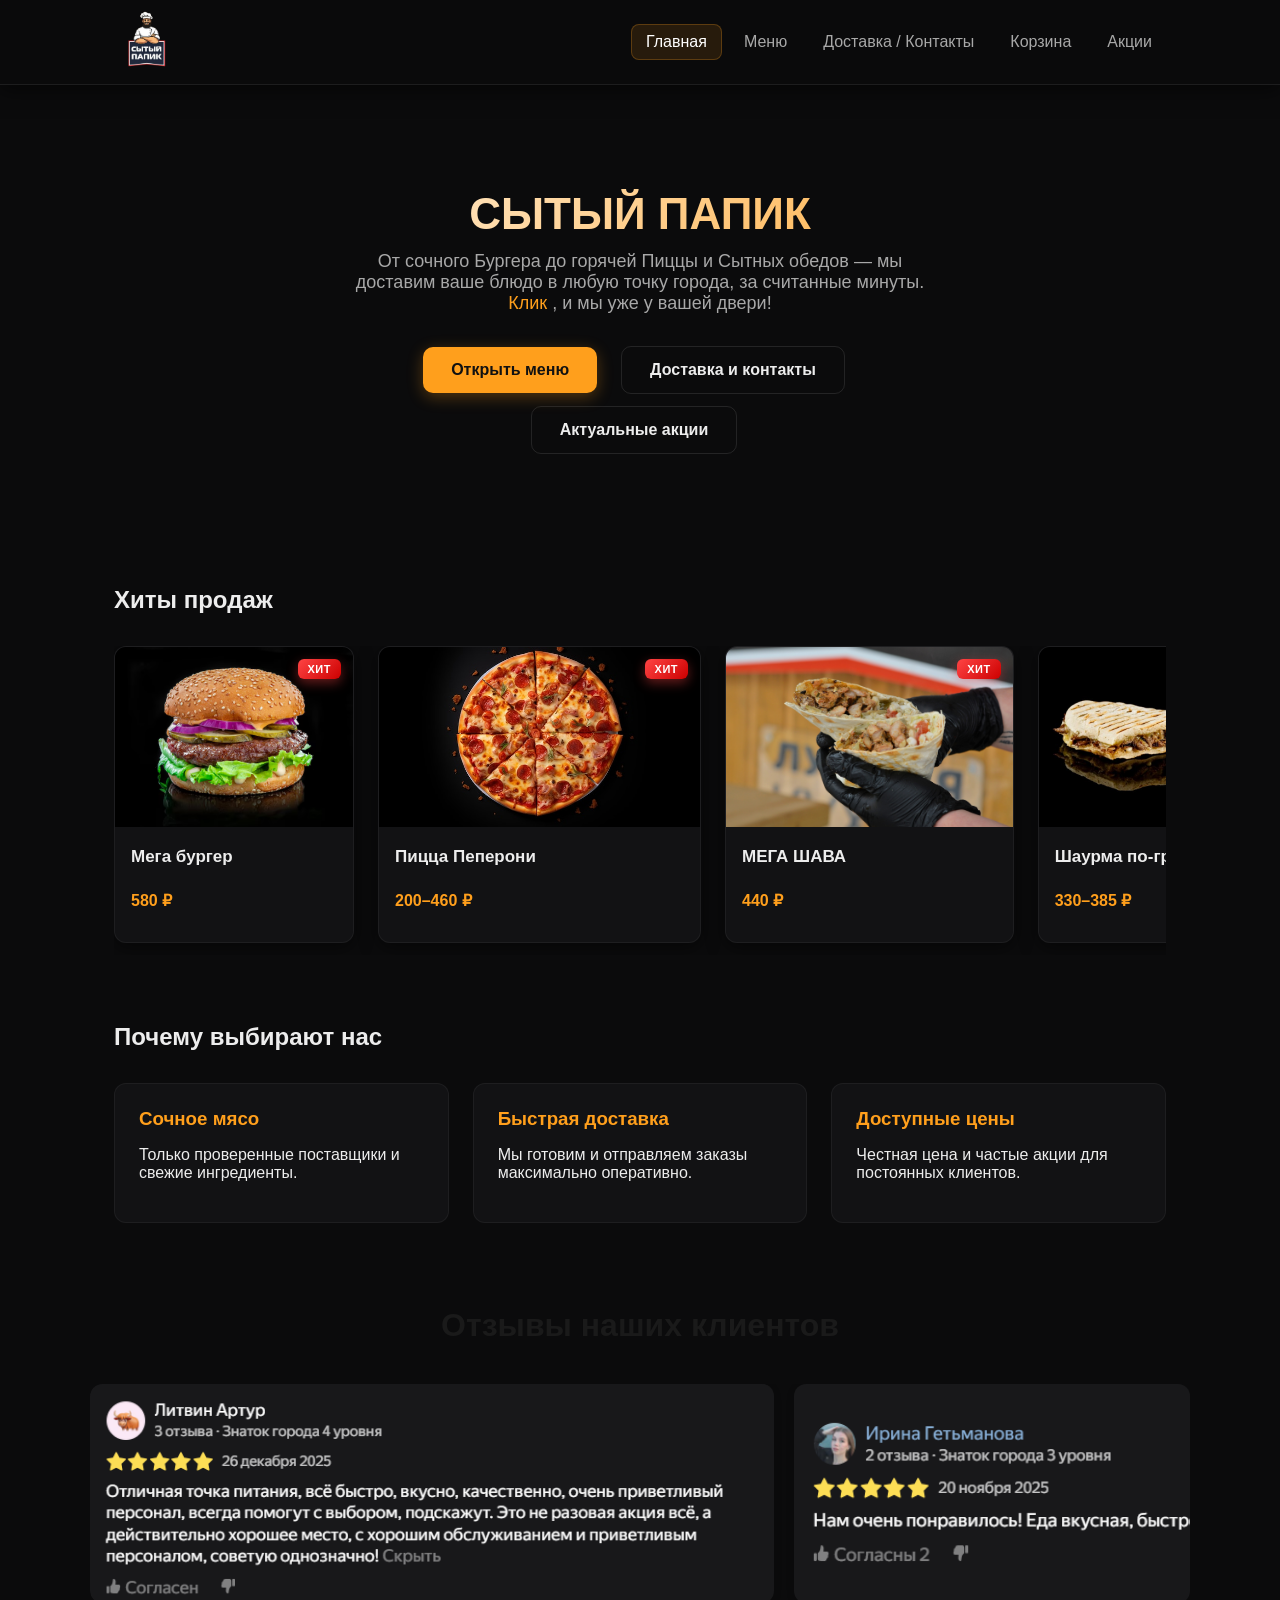
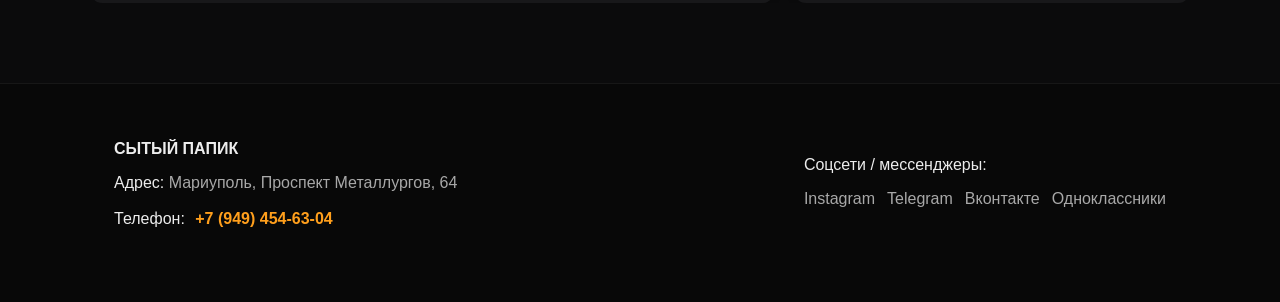
<file: index.html>
<!doctype html>
<html lang="ru">
<head>
  <meta charset="utf-8" />
  
  <meta name="viewport" content="width=device-width, initial-scale=1, viewport-fit=cover">
  <title>СЫТЫЙ ПАПИК — Главная</title>
  <link rel="stylesheet" href="css/styles.css?v=10">
  <link rel="stylesheet" href="css/phoneCopy.css?v=10">
  <link rel="stylesheet" href="css/click-span.css?v=10">
  <link rel="stylesheet" href="css/hit.css?v=11">
  <link rel="stylesheet" href="css/reviews.css?v=10">
  <link rel="icon" href="images/logo-placeholder.png" type="image/png">
</head>
<div id="copyToast" class="copy-toast">
  Номер скопирован
</div>

<body>
  <header class="site-header">
    <div class="container header-inner">
      <div class="logo">
        <a href="index.html"><img src="images/logo-placeholder.png" alt="СЫТЫЙ ПАПИК" class="logo-img"></a>
      </div>
      <nav class="nav" id="nav">
        <a href="index.html" class="nav-link active">Главная</a>
        <a href="menu.html" class="nav-link">Меню</a>
        <a href="delivery.html" class="nav-link">Доставка / Контакты</a>
        <a href="cart.html" class="nav-link">Корзина</a>
        <a href="promotions.html" class="nav-link">Акции</a>
      </nav>
      <button class="burger" id="burger" aria-label="Открыть меню">☰</button>
    </div>
  </header>

  <main>
    <section class="hero">
      <div class="container hero-inner">
        <h1>СЫТЫЙ ПАПИК</h1>
        <p class="lead">От сочного Бургера до горячей Пиццы и Сытных обедов — мы доставим ваше блюдо в любую точку города, за считанные минуты. <a href="delivery.html" class="Click-span">Клик </a>, и мы уже у вашей двери!</p>
        <div class="hero-actions">
          <a class="btn" href="menu.html">Открыть меню</a>
          <a class="btn btn-ghost" href="delivery.html">Доставка и контакты</a>
        </div>
        <div class="hero-actions" style="margin-top:12px;">
          <a class="btn btn-ghost" href="promotions.html"> Актуальные акции </a>
        </div>
      </div>
    </section>

    <section class="gallery container">
      <h2>Хиты продаж</h2>
      <div class="hit-products-scroll">
        <div class="cards-grid cards-grid-scroll" id="popularItems">
          <!-- Динамически загружается из menu-cards.js -->
        </div>
      </div>
    </section>

    <section class="about container">
      <h2>Почему выбирают нас</h2>
      <div class="features">
        
        <a class="feature" href ="menu.html" >
          <h3>Сочное мясо</h3>
          <p>Только проверенные поставщики и свежие ингредиенты.</p>
        </a>
        <a class="feature" href ="delivery.html">
          <h3>Быстрая доставка</h3>
          <p>Мы готовим и отправляем заказы максимально оперативно.</p>
        </a>
        <a class="feature" href ="menu.html">
          <h3>Доступные цены</h3>
          <p>Честная цена и частые акции для постоянных клиентов.</p>
        </a>
      </div>
    </section>

    <section class="reviews-section container">
      <h2>Отзывы наших клиентов</h2>
      <div class="reviews-carousel-container">
        <div class="reviews-carousel" id="reviewsCarousel">
          <!-- Отзыв 1 -->
          <div class="review-card">
            <img src="images/review1.png" alt="Отзыв клиента" class="review-image">
          </div>

          <!-- Отзыв 2 -->
          <div class="review-card">
            <img src="images/review2.png" alt="Отзыв клиента" class="review-image">
          </div>

          <!-- Отзыв 3 -->
          <div class="review-card">
            <img src="images/review3.png" alt="Отзыв клиента" class="review-image">
          </div>

          <!-- Отзыв 4 -->
          <div class="review-card">
            <img src="images/review4.png" alt="Отзыв клиента" class="review-image">
          </div>

        
          <!-- <div class="review-card">
            <img src="images/review-5.jpg" alt="Отзыв клиента" class="review-image">
          </div>

          
          <div class="review-card">
            <img src="images/review-6.jpg" alt="Отзыв клиента" class="review-image">
          </div> -->
        </div>
      </div>
    </section>
  </main>

  <footer class="site-footer">
    <div class="container footer-inner">
      <div>
        <strong>СЫТЫЙ ПАПИК</strong>
        <p>Адрес: <span class="placeholder">Мариуполь, Проспект Металлургов, 64</span></p>
          <p>
  Телефон:
  <span class="phone-copy" data-phone="+79494546304">
    +7 (949) 454-63-04
  </span>
</p>



      </div>
      <div>
        <p>Соцсети / мессенджеры:</p>
        <ul class="socials">
          <li><a href="https://www.instagram.com/sitipapik/" class="placeholder-link">Instagram</a></li>
          <li><a href="https://t.me/sitipapik" class="placeholder-link">Telegram</a></li>
          <li><a href="https://vk.com/sitipapik" class="placeholder-link">Вконтакте</a></li>
          <li><a href="https://ok.ru/group/70000040995384" class="placeholder-link">Одноклассники</a></li>
        </ul>
        
      </div>
    </div>
  </footer>

  <script src="js/menu-cards.js?v=10"></script>
  <script>
    // Бесшовная карусель отзывов
    document.addEventListener('DOMContentLoaded', () => {
      const carousel = document.getElementById('reviewsCarousel');
      if (carousel) {
        const cards = Array.from(carousel.querySelectorAll('.review-card'));
        const cardsCount = cards.length;
        
        // Клонируем все карточки дважды для идеального зацикливания
        for (let i = 0; i < cardsCount * 3; i++) {
          const clone = cards[i % cardsCount].cloneNode(true);
          carousel.appendChild(clone);
        }
      }

      const container = document.getElementById('popularItems');
      
      // Фильтруем только товары с isHit: true
      const hitItems = MENU_ITEMS.filter(item => item.isHit);
      
      // Если хитов нет, показываем первые 4 товара
      const itemsToShow = hitItems.length > 0 ? hitItems : MENU_ITEMS.slice(0, 4);
      
      container.innerHTML = itemsToShow.map(item => {
        // Определяем отображение цены
        let priceDisplay = '';
        if (item.sizes && item.sizes.length > 1) {
          const prices = item.sizes.map(s => s.price);
          priceDisplay = `${Math.min(...prices)}–${Math.max(...prices)} ₽`;
        } else if (item.sizes && item.sizes.length === 1) {
          priceDisplay = `${item.sizes[0].price} ₽`;
        } else {
          priceDisplay = `${item.price} ₽`;
        }
        
        return `
          <article class="card">
            <a href="product.html?id=${item.id}">
              ${item.isHit ? '<span class="hit-badge-small">ХИТ</span>' : ''}
              <img src="${item.img}" alt="${item.title}" />
            </a>
            <div class="card-body">
              <h4>${item.title}</h4>
              <p class="price">${priceDisplay}</p>
            </div>
          </article>
        `;
      }).join('');
    });
  </script>
  <script src="js/script.js?v=10"></script>
  <script src="js/phoneCopy.js?v=10"></script>
</body>
</html>
</file>
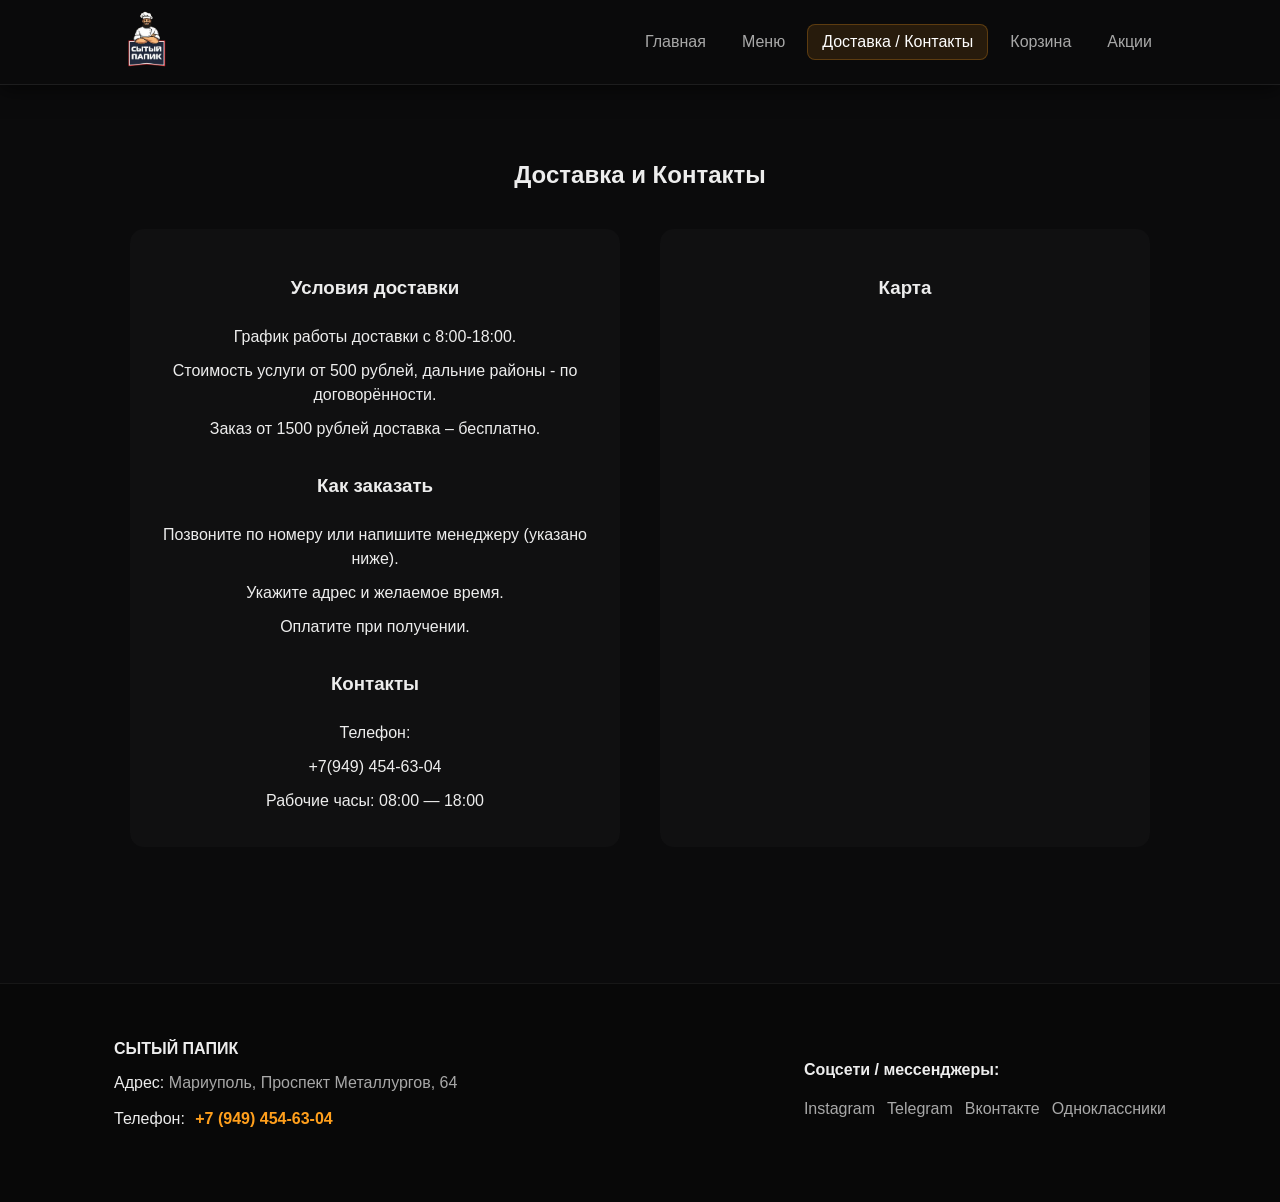
<file: delivery.html>
<!doctype html>
<html lang="ru">
<head>
  
  <meta charset="utf-8" />
  <meta name="viewport" content="width=device-width,initial-scale=1" />
  <title>СЫТЫЙ ПАПИК — Доставка и Контакты</title>
  <link rel="stylesheet" href="css/styles.css?v=10">
  <link rel="stylesheet" href="css/deliveryMedia.css?v=10">
  <link rel="stylesheet" href="css/phoneCopy.css?v=10">
  <link rel="icon" href="images/logo-placeholder.png" type="image/png">

</head>
<div id="copyToast" class="copy-toast">
  Номер скопирован
</div>
<body>
  <header class="site-header">
    <div class="container header-inner">
      <div class="logo">
        <a href="index.html"><img src="images/logo-placeholder.png" alt="СЫТЫЙ ПАПИК" class="logo-img"></a>
      </div>
      <nav class="nav" id="nav3">
        <a href="index.html" class="nav-link">Главная</a>
        <a href="menu.html" class="nav-link">Меню</a>
        <a href="delivery.html" class="nav-link active">Доставка / Контакты</a>
        <a href="cart.html" class="nav-link">Корзина</a>
        <a href="promotions.html" class="nav-link">Акции</a>
      </nav>
      <button class="burger" id="burger3" aria-label="Открыть меню">☰</button>
    </div>
  </header>

  <main class="container">
    <section class="contact-section">
      <h1>Доставка и Контакты</h1>
      <div class="two-col">
        <div>
          <h3>Условия доставки</h3>
          <ul>
            <li>График работы доставки с 8:00-18:00.</li>
            <li>Стоимость услуги от 500 рублей, дальние районы - по договорённости.</li>
            <li>Заказ от 1500 рублей доставка   –   бесплатно.</li>
          </ul>

          <h3>Как заказать</h3>
          <ol>
            <li>Позвоните по номеру или напишите менеджеру (указано ниже).</li>
            <li>Укажите адрес и желаемое время.</li>
            <li>Оплатите при получении.</li>
          </ol>

          <h3>Контакты</h3>
          <ol>
          <li>Телефон:</li>
          <p>+7(949) 454-63-04</p>
          
          <li>Рабочие часы: 08:00 — 18:00</li>
          </ol>

        </div>

        <div>
          <h3>Карта</h3>
          <!-- <p class="muted"><a href="https://yandex.ru/maps/-/CLVHzRKe">Наше местоположение</a></p> -->
          <div class="map-wrapper">
          <script
            type="text/javascript"
            charset="utf-8"
            async
            src="https://api-maps.yandex.ru/services/constructor/1.0/js/?um=constructor%3A6f2df73ea01115c62a09426a8bf8f58079afab9c114d41e25f11c1f9b71b871f&width=100%&height=350&lang=ru_RU&theme=dark&scroll=true">
          </script>
        </div>

          <!-- <h3>Зачастую задаваемые вопросы</h3>
          <p class="muted">Скоро здесь они будут.</p> -->
        </div>
      </div>
    </section>
  </main>

  <footer class="site-footer">
    <div class="container footer-inner">
      <div>
        <strong>СЫТЫЙ ПАПИК</strong>
        <p>Адрес: <span class="placeholder">Мариуполь, Проспект Металлургов, 64</span></p>
        Телефон:
  <span class="phone-copy" data-phone="+79494546304">
    +7 (949) 454-63-04
  </span>
</p>



      </div>
      <div>
        <p><h4>Соцсети / мессенджеры:</h4></p>
        <ul class="socials">
          <li><a href="https://www.instagram.com/sitipapik/" class="placeholder-link">Instagram</a></li>
          <li><a href="https://t.me/sitipapik" class="placeholder-link">Telegram</a></li>
          <li><a href="https://vk.com/sitipapik" class="placeholder-link">Вконтакте</a></li>
          <li><a href="https://ok.ru/group/70000040995384" class="placeholder-link">Одноклассники</a></li>
        </ul>
      </div>
    </div>
  </footer>

  <script src="js/script.js?v=10"></script>
  <script src="js/phoneCopy.js?v=10"></script>
</body>
</html>
</file>
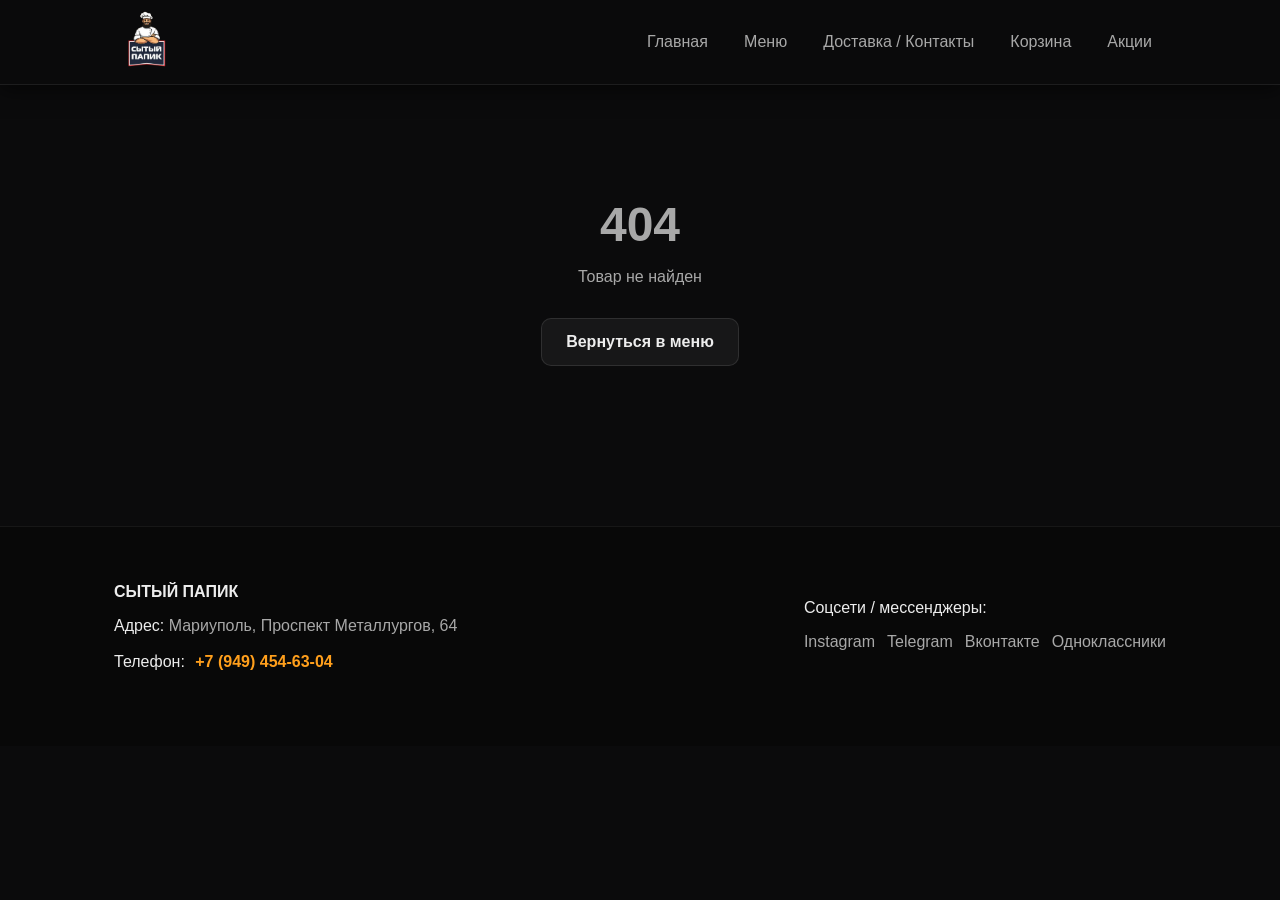
<file: product.html>
<!doctype html>
<html lang="ru">
<head>
  <meta charset="utf-8" />
  <meta name="viewport" content="width=device-width,initial-scale=1" />
  <title id="pageTitle">Товар — СЫТЫЙ ПАПИК</title>
  <link rel="stylesheet" href="css/styles.css?v=10">
  <link rel="stylesheet" href="css/phoneCopy.css?v=10">
  <link rel="stylesheet" href="css/sauce.css?v=10">
   <link rel="stylesheet" href="css/drink.css?v=10">
   <link rel="icon" href="images/logo-placeholder.png" type="image/png">
</head>
<div id="copyToast" class="copy-toast">
  Номер скопирован
</div>
<body>
  <header class="site-header">
    <div class="container header-inner">
      <div class="logo">
        <a href="index.html"><img src="images/logo-placeholder.png" alt="СЫТЫЙ ПАПИК" class="logo-img"></a>
      </div>
      <nav class="nav" id="nav">
        <a href="index.html" class="nav-link">Главная</a>
        <a href="menu.html" class="nav-link">Меню</a>
        <a href="delivery.html" class="nav-link">Доставка / Контакты</a>
        <a href="cart.html" class="nav-link">Корзина</a>
        <a href="promotions.html" class="nav-link">Акции</a>

      </nav>
      <button class="burger" id="burger" aria-label="Открыть меню">☰</button>
    </div>
  </header>

  <main id="productMain">
    <!-- Контент загружается через JS -->
  </main>

  <!-- Модальное окно для видео -->
  <div id="videoModal" class="video-modal">
    <div class="video-modal-content">
      <button class="video-modal-close" onclick="closeVideoModal()">×</button>
      <video id="modalVideo" controls playsinline>
        <source id="modalVideoSource" src="" type="video/mp4">
        Ваш браузер не поддерживает воспроизведение видео.
      </video>
    </div>
  </div>

  <footer class="site-footer">
    <div class="container footer-inner">
      <div>
        <strong>СЫТЫЙ ПАПИК</strong>
        <p>Адрес: <span class="placeholder">Мариуполь, Проспект Металлургов, 64</span></p>
         <p>
  Телефон:
  <span class="phone-copy" data-phone="+79494546304">
    +7 (949) 454-63-04
  </span>
</p>


      </div>
      <div>
        <p>Соцсети / мессенджеры:</p>
        <ul class="socials">
          <li><a href="https://www.instagram.com/sitipapik/" class="placeholder-link">Instagram</a></li>
          <li><a href="https://t.me/sitipapik" class="placeholder-link">Telegram</a></li>
          <li><a href="https://vk.com/sitipapik" class="placeholder-link">Вконтакте</a></li>
          <li><a href="https://ok.ru/group/70000040995384" class="placeholder-link">Одноклассники</a></li>
        </ul>
      </div>
    </div>
  </footer>

  <script src="js/menu-cards.js?v=10"></script>
  <script src="js/cart.js?v=10"></script>
  <script>
    // Получаем ID товара из URL
    const urlParams = new URLSearchParams(window.location.search);
    const productId = urlParams.get('id');

    // Словарь категорий для отображения
    const categoryNames = {
      'shawarma': 'Шаурма',
      'bludo': 'Блюда',
      'panini': 'Панини',
      'drinks': 'Напитки',
      'noodles': 'Лапша',
      'dinner': 'Обеды',
      'burgers': 'Бургеры',
      'pizza': 'Пицца',
      'soups': 'Супы',
      'snacks': 'Закуски',
      'chebureks': 'Чебуреки'
    };

    // Находим товар в массиве
    const product = MENU_ITEMS.find(item => item.id === productId);

    if (product) {
      // Обновляем title страницы
      document.getElementById('pageTitle').textContent = `${product.title} — СЫТЫЙ ПАПИК`;

      // Формируем HTML товара
      const categoryLabel = categoryNames[product.category] || 'Другое';
      
      // Определяем, есть ли размеры
      let sizeSelector = '';
      let selectedPrice = product.price;
      let selectedSize = null;
      
      if (product.sizes && product.sizes.length > 1) {
        selectedPrice = product.sizes[0].price;
        selectedSize = product.sizes[0].name;
        
        sizeSelector = `
          <div class="product-sizes">
            <label>Выберите размер:</label>
            <div class="size-buttons">
              ${product.sizes.map((size, index) => `
                <button class="size-button ${index === 0 ? 'active' : ''}" 
                        data-price="${size.price}" 
                        data-size="${size.name}"
                        onclick="selectSize(this, ${size.price}, '${size.name}')">
                  ${size.name} — ${size.price} ₽
                </button>
              `).join('')}
            </div>
          </div>
        `;
      } else if (product.sizes && product.sizes.length === 1) {
        selectedPrice = product.sizes[0].price;
        selectedSize = product.sizes[0].name;
      }

      // --- ЛОГИКА СТАРОЙ ЦЕНЫ ---
      const oldPriceHtml = product.noneDiscount 
        ? `<span class="price-old-detail">${product.noneDiscount} ₽</span>` 
        : '';

      // --- ЛОГИКА ВИДЕО (кнопка) ---
      const videoButtonHtml = product.video 
        ? `<button class="btn-video" onclick="openVideoModal()">
             <svg viewBox="0 0 24 24" fill="currentColor">
               <path d="M8 5v14l11-7z"/>
             </svg>
             Посмотреть видео
           </button>` 
        : '';
      
      document.getElementById('productMain').innerHTML = `
        <div class="product-container">
          <div class="product-layout">
            <div class="product-image">
              <img src="${product.img}" alt="${product.title}">
              <div class="image-note">
    Изображения, представленные на страницах товара, носят исключительно ознакомительный характер и служат для демонстрации концепции продукта. Фактический внешний вид изделия может варьироваться.
  </div>
            </div>
            <div class="product-info">
              <a href="menu.html?category=${product.category}" class="product-category">${categoryLabel}</a>

              <h1>${product.title}</h1>
              <p class="product-desc">${product.desc}</p>
              ${sizeSelector}
              
              <div class="price-container">
                ${oldPriceHtml}
                <div class="product-price" id="currentPrice">${selectedPrice} ₽</div>
              </div>

              <div class="product-actions">
  <a href="menu.html" class="btn-back">
    <svg width="16" height="16" viewBox="0 0 16 16" fill="currentColor">
      <path d="M8 0L0 8l8 8V0z"/>
    </svg>
    Назад к меню
  </a>

  <button class="btn-add-to-cart" onclick="addProductToCart()">
    Добавить в корзину
  </button>

  ${videoButtonHtml}
</div>

            </div>
          </div>
        </div>
      `;
      
      // Сохраняем данные для добавления в корзину
      window.currentProduct = {
        ...product,
        selectedPrice: selectedPrice,
        selectedSize: selectedSize
      };
    }
    else {
      // Товар не найден
      document.getElementById('productMain').innerHTML = `
        <div class="not-found">
          <h1>404</h1>
          <p>Товар не найден</p>
          <a href="menu.html" class="btn-back">Вернуться в меню</a>
        </div>
      `;
    }

    // Функция выбора размера
    function selectSize(button, price, sizeName) {
      // Обновляем активную кнопку
      document.querySelectorAll('.size-button').forEach(btn => {
        btn.classList.remove('active');
      });
      button.classList.add('active');
      
      // Обновляем цену
      document.getElementById('currentPrice').textContent = price + ' ₽';
      
      // Сохраняем выбранные данные
      window.currentProduct.selectedPrice = price;
      window.currentProduct.selectedSize = sizeName;
    }

    // Функция добавления в корзину
    function addProductToCart() {
      if (!product) return;
      
      addToCart(
        window.currentProduct.id, 
        window.currentProduct.title, 
        window.currentProduct.selectedPrice, 
        window.currentProduct.img,
        window.currentProduct.selectedSize
      );

      // Предлагаем добавки только для шаурмы
      if (product.isShawerma) {
        maybeOfferShawerma(product.id);
      }

      const btn = document.querySelector('.btn-add-to-cart');
      const originalText = btn.textContent;
      
      btn.textContent = '✓ Добавлено в корзину';
      btn.style.background = '#28a745';
      
      setTimeout(() => {
        btn.textContent = originalText;
        btn.style.background = '';
      }, 1500);
    }

    // Функции для модального окна видео
    function openVideoModal() {
      const modal = document.getElementById('videoModal');
      const video = document.getElementById('modalVideo');
      const source = document.getElementById('modalVideoSource');
      
      source.src = product.video;
      video.load();
      modal.classList.add('active');
      document.body.style.overflow = 'hidden';
    }

    function closeVideoModal() {
      const modal = document.getElementById('videoModal');
      const video = document.getElementById('modalVideo');
      
      video.pause();
      video.currentTime = 0;
      modal.classList.remove('active');
      document.body.style.overflow = '';
    }

    // Закрытие по клику вне видео
    document.getElementById('videoModal')?.addEventListener('click', function(e) {
      if (e.target === this) {
        closeVideoModal();
      }
    });

    // Закрытие по ESC
    document.addEventListener('keydown', function(e) {
      if (e.key === 'Escape') {
        closeVideoModal();
      }
    });
  </script>
  <script src="js/script.js?v=10"></script>
  <script src="js/phoneCopy.js?v=10"></script>
  
</body>
</html>
</file>
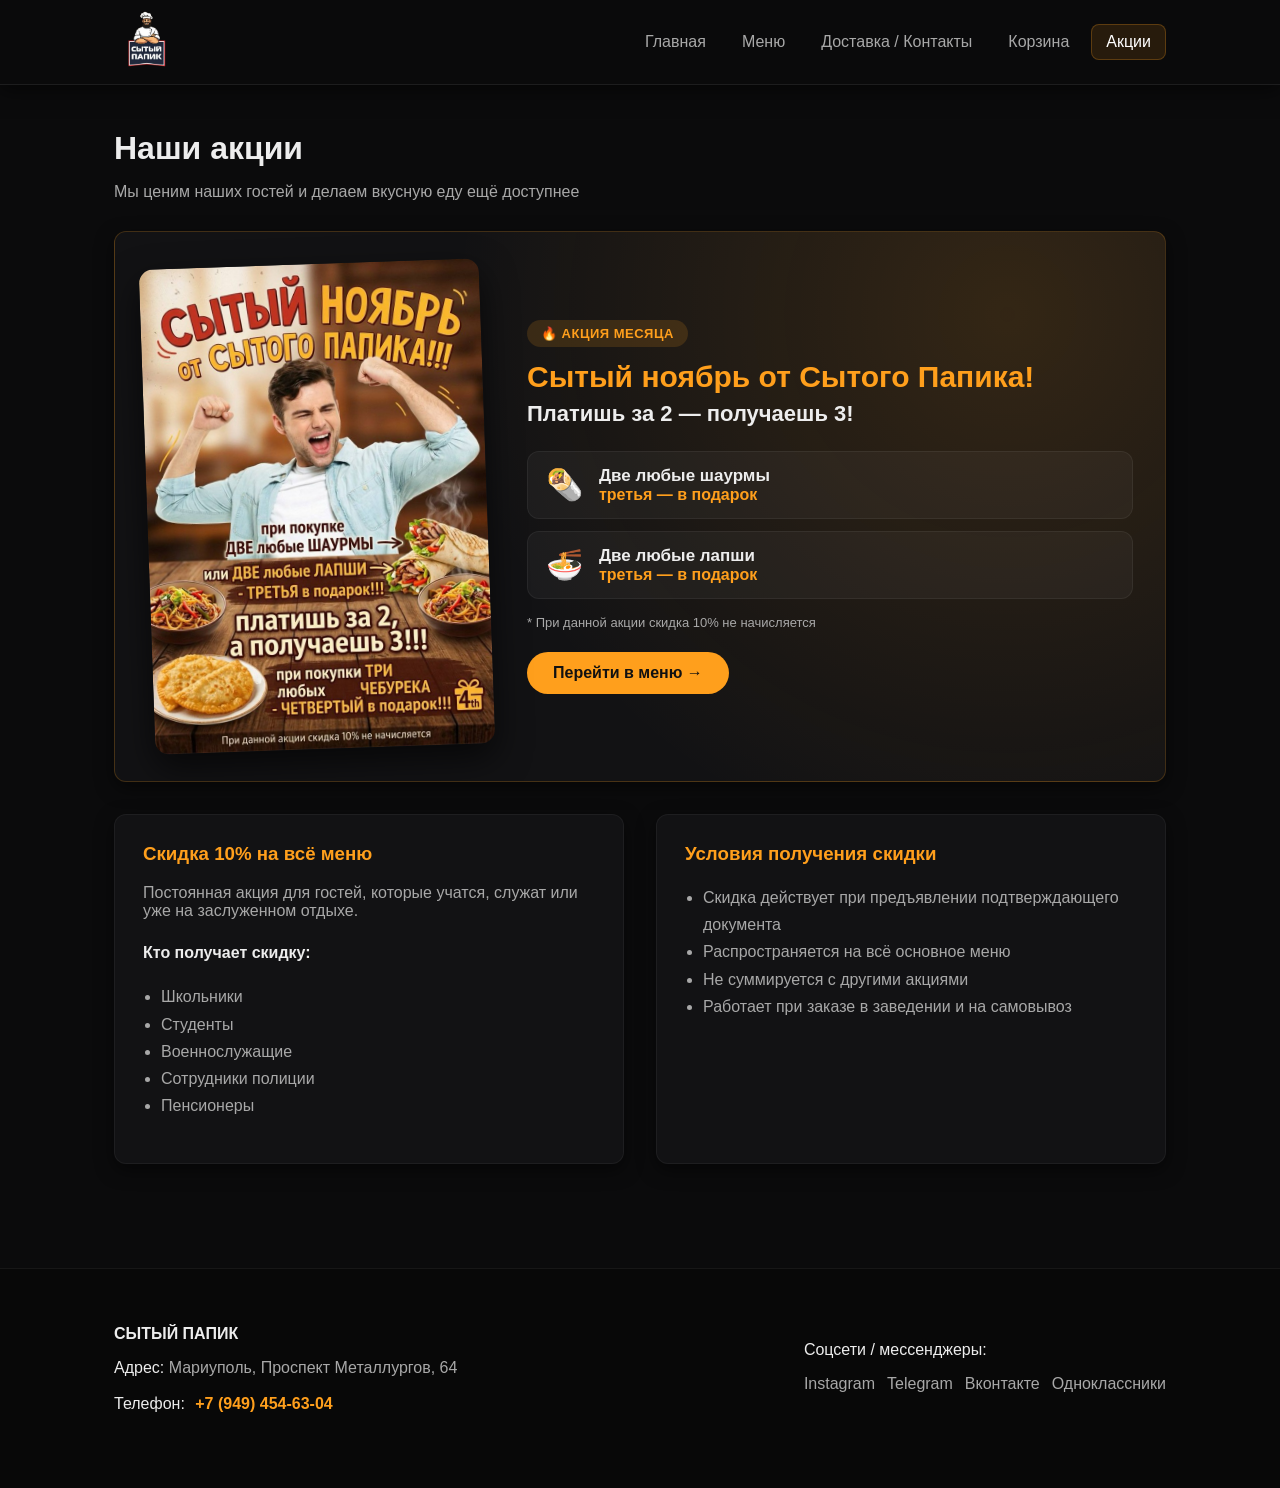
<file: promotions.html>
<!doctype html>
<html lang="ru">
<head>
  <meta charset="utf-8" />
  <meta name="viewport" content="width=device-width, initial-scale=1" />
  <title>СЫТЫЙ ПАПИК — Акции</title>

  <link rel="stylesheet" href="css/styles.css?v=10">
  <link rel="stylesheet" href="css/phoneCopy.css?v=10">
  <link rel="icon" href="images/logo-placeholder.png" type="image/png">
  <style>
    /* ====== PROMOTIONS PAGE ====== */

    .promo-section h1 {
      margin-bottom: 10px;
    }

    .promo-section .subtitle {
      color: var(--muted);
      margin-bottom: 30px;
    }

    .promo-grid {
      display: grid;
      grid-template-columns: repeat(2, 1fr);
      gap: 32px;
      margin-top: 20px;
    }

    .promo-card-custom {
      background: var(--card);
      border-radius: var(--radius);
      padding: 28px;
      border: 1px solid rgba(255,255,255,0.05);
      box-shadow: 0 6px 18px rgba(0,0,0,0.5);
      transition: all .25s ease;
      display: flex;
      flex-direction: column;
      justify-content: space-between;
    }

    .promo-card-custom:hover {
      transform: translateY(-6px);
      border-color: rgba(255,159,28,0.25);
      box-shadow: 0 12px 28px rgba(0,0,0,0.7);
    }

    .promo-card-custom h3 {
      margin-top: 0;
      color: var(--accent);
    }

    .promo-card-custom ul {
      padding-left: 18px;
      color: var(--muted);
      line-height: 1.7;
    }

    .promo-card-custom .promo-highlight {
      display: block;
      color: var(--accent);
      font-weight: 600;
      font-size: 16px;
      margin: 10px 0;
    }

    .promo-card-custom .promo-subtitle {
      color: var(--muted);
      font-size: 14px;
      margin: 8px 0;
      line-height: 1.6;
    }

    .promo-link-accent {
      color: var(--accent);
      font-weight: 700;
      text-decoration: underline;
      text-underline-offset: 3px;
    }

    .promo-link-accent:hover {
      opacity: 0.9;
    }

    /* Широкая карточка на всю строку */
    .promo-card-wide {
      grid-column: 1 / -1;
    }

    .promo-card-wide-inner {
      display: flex;
      gap: 40px;
    }

    .promo-card-wide-inner .promo-half {
      flex: 1;
    }

    .promo-divider {
      width: 1px;
      background: rgba(255,255,255,0.08);
      align-self: stretch;
    }

    .promo-card-wide h2 {
      color: var(--accent);
      margin: 0 0 20px;
      font-size: 22px;
      text-align: center;
    }

    /* ====== FEATURED PROMO (poster) ====== */
    .promo-feature {
      flex-direction: row;
      justify-content: flex-start;
      align-items: center;
      gap: 40px;
      padding: 32px;
      position: relative;
      overflow: hidden;
      background:
        radial-gradient(circle at 85% 15%, rgba(255,159,28,0.14), transparent 55%),
        var(--card);
      border-color: rgba(255,159,28,0.2);
    }

    .promo-poster {
      flex: 0 0 340px;
      position: relative;
      padding: 0;
      border: none;
      background: none;
      cursor: zoom-in;
      border-radius: 14px;
      overflow: hidden;
      box-shadow: 0 14px 34px rgba(0,0,0,0.6);
      transform: rotate(-2deg);
      transition: transform .35s ease, box-shadow .35s ease;
    }

    .promo-poster img {
      display: block;
      width: 100%;
      height: auto;
    }

    .promo-poster:hover {
      transform: rotate(0) scale(1.02);
      box-shadow: 0 18px 40px rgba(255,159,28,0.25);
    }

    .promo-poster-zoom {
      position: absolute;
      left: 0; right: 0; bottom: 0;
      padding: 10px;
      font-size: 13px;
      color: #fff;
      background: linear-gradient(transparent, rgba(0,0,0,0.75));
      opacity: 0;
      transition: opacity .25s ease;
    }

    .promo-poster:hover .promo-poster-zoom { opacity: 1; }

    .promo-feature-info { flex: 1; }

    .promo-feature-info h2 {
      text-align: left;
      font-size: 30px;
      margin: 12px 0 6px;
      line-height: 1.2;
    }

    .promo-badge {
      display: inline-block;
      padding: 6px 14px;
      border-radius: 999px;
      background: rgba(255,159,28,0.15);
      color: var(--accent);
      font-weight: 700;
      font-size: 13px;
      letter-spacing: .5px;
      text-transform: uppercase;
    }

    .promo-feature-lead {
      font-size: 22px;
      font-weight: 800;
      margin: 0 0 24px;
    }

    .promo-offer {
      display: flex;
      align-items: center;
      gap: 16px;
      padding: 14px 18px;
      margin-bottom: 12px;
      border-radius: 12px;
      background: rgba(255,255,255,0.04);
      border: 1px solid rgba(255,255,255,0.06);
    }

    .promo-offer-icon { font-size: 30px; line-height: 1; }

    .promo-offer strong {
      display: block;
      font-size: 17px;
    }

    .promo-offer span:not(.promo-offer-icon) {
      color: var(--accent);
      font-weight: 600;
    }

    .promo-note {
      color: var(--muted);
      font-size: 13px;
      margin: 16px 0 22px;
    }

    .promo-cta {
      display: inline-block;
      padding: 12px 26px;
      border-radius: 999px;
      background: var(--accent);
      color: #111;
      font-weight: 700;
      text-decoration: none;
      transition: transform .2s ease, box-shadow .2s ease;
    }

    .promo-cta:hover {
      transform: translateY(-2px);
      box-shadow: 0 8px 20px rgba(255,159,28,0.35);
    }

    /* Lightbox */
    .promo-lightbox {
      position: fixed;
      inset: 0;
      z-index: 1000;
      display: flex;
      align-items: center;
      justify-content: center;
      padding: 20px;
      background: rgba(0,0,0,0.85);
      opacity: 0;
      visibility: hidden;
      transition: opacity .25s ease, visibility .25s ease;
      cursor: zoom-out;
    }

    .promo-lightbox.open { opacity: 1; visibility: visible; }

    .promo-lightbox img {
      max-width: 100%;
      max-height: 100%;
      border-radius: 12px;
      box-shadow: 0 20px 50px rgba(0,0,0,0.7);
    }

    /* ====== MOBILE ADAPTATION ====== */
    @media (max-width: 768px) {
      .promo-feature {
        flex-direction: column;
        gap: 24px;
        padding: 20px;
      }

      .promo-poster {
        flex: none;
        width: 100%;
        max-width: 380px;
        transform: none;
      }

      .promo-feature-info h2 { font-size: 24px; }
      .promo-feature-lead { font-size: 19px; }
      .promo-cta { display: block; text-align: center; }

      .promo-grid {
        grid-template-columns: 1fr;
        gap: 20px;
      }

      .promo-card-custom {
        padding: 20px;
      }

      .promo-card-custom h3 {
        font-size: 18px;
      }

      .promo-card-wide-inner {
        flex-direction: column;
        gap: 20px;
      }

      .promo-divider {
        width: 100%;
        height: 1px;
      }
    }
  </style>
</head>
<div id="copyToast" class="copy-toast">
  Номер скопирован
</div>
<body>

<header class="site-header">
  <div class="container header-inner">
    <div class="logo">
      <a href="index.html">
        <img src="images/logo-placeholder.png" alt="СЫТЫЙ ПАПИК" class="logo-img">
      </a>
    </div>

    <nav class="nav" id="nav5">
      <a href="index.html" class="nav-link">Главная</a>
      <a href="menu.html" class="nav-link">Меню</a>
      <a href="delivery.html" class="nav-link">Доставка / Контакты</a>
      <a href="cart.html" class="nav-link">Корзина</a>
      <a href="promotions.html" class="nav-link active">Акции</a>
      
    </nav>

    <button class="burger" id="burger5" aria-label="Открыть меню">☰</button>
  </div>
</header>

<main class="container promo-section">
  <h1>Наши акции </h1>
  <p class="subtitle">Мы ценим наших гостей и делаем вкусную еду ещё доступнее</p>

  <div class="promo-grid">

    <div class="promo-card-custom promo-card-wide promo-feature">
      <button type="button" class="promo-poster" id="promoPoster" aria-label="Открыть афишу акции">
        <img src="images/promo-november.jpg" alt="Сытый ноябрь от Сытого Папика — плати за 2, получай 3" loading="lazy">
        <span class="promo-poster-zoom">🔍 Нажмите, чтобы увеличить</span>
      </button>

      <div class="promo-feature-info">
        <span class="promo-badge">🔥 Акция месяца</span>
        <h2>Сытый ноябрь от Сытого Папика!</h2>
        <p class="promo-feature-lead">Платишь за 2 — получаешь 3!</p>

        <div class="promo-offer">
          <span class="promo-offer-icon">🌯</span>
          <div>
            <strong>Две любые шаурмы</strong>
            <span>третья — в подарок</span>
          </div>
        </div>

        <div class="promo-offer">
          <span class="promo-offer-icon">🍜</span>
          <div>
            <strong>Две любые лапши</strong>
            <span>третья — в подарок</span>
          </div>
        </div>

        <p class="promo-note">* При данной акции скидка 10% не начисляется</p>

        <a href="menu.html" class="promo-cta">Перейти в меню →</a>
      </div>
    </div>

    <div class="promo-card-custom">
      <div>
        <h3>Скидка 10% на всё меню</h3>
        <p class="muted">
          Постоянная акция для гостей, которые учатся, служат или уже на заслуженном отдыхе.
        </p>

        <h4 style="margin-top:18px;">Кто получает скидку:</h4>
        <ul>
          <li>Школьники</li>
          <li>Студенты</li>
          <li>Военнослужащие</li>
          <li>Сотрудники полиции</li>
          <li>Пенсионеры</li>
        </ul>
      </div>
    </div>

    <div class="promo-card-custom">
      <div>
        <h3>Условия получения скидки</h3>
        <ul>
          <li>Скидка действует при предъявлении подтверждающего документа</li>
          <li>Распространяется на всё основное меню</li>
          <li>Не суммируется с другими акциями</li>
          <li>Работает при заказе в заведении и на самовывоз</li>
        </ul>
      </div>
    </div>

  </div>
</main>

<footer class="site-footer">
    <div class="container footer-inner">
      <div>
        <strong>СЫТЫЙ ПАПИК</strong>
        <p>Адрес: <span class="placeholder">Мариуполь, Проспект Металлургов, 64</span></p>
          <p>
  Телефон:
  <span class="phone-copy" data-phone="+79494546304">
    +7 (949) 454-63-04
  </span>
</p>


      </div>
      <div>
        <p>Соцсети / мессенджеры:</p>
       <ul class="socials">
          <li><a href="https://www.instagram.com/sitipapik/" class="placeholder-link">Instagram</a></li>
          <li><a href="https://t.me/sitipapik" class="placeholder-link">Telegram</a></li>
          <li><a href="https://vk.com/sitipapik" class="placeholder-link">Вконтакте</a></li>
          <li><a href="https://ok.ru/group/70000040995384" class="placeholder-link">Одноклассники</a></li>
        </ul>
      </div>
    </div>
  </footer>
</footer>

<div class="promo-lightbox" id="promoLightbox">
  <img src="images/promo-november.jpg" alt="Сытый ноябрь — афиша акции">
</div>

<script>
  (function () {
    const poster = document.getElementById('promoPoster');
    const box = document.getElementById('promoLightbox');
    if (!poster || !box) return;
    poster.addEventListener('click', () => box.classList.add('open'));
    box.addEventListener('click', () => box.classList.remove('open'));
    document.addEventListener('keydown', e => { if (e.key === 'Escape') box.classList.remove('open'); });
  })();
</script>
<script src="js/script.js?v=10"></script>
<script src="js/phoneCopy.js?v=10"></script>
</body>
</html>
</file>
<file: css/styles.css>
:root{
  --bg:#0b0b0c;
  --card:#121214;
  --muted:#a8a8a8;
  --accent:#ff9f1c;
  --text:#ededed;
  --glass: rgba(255,255,255,0.03);
  --maxw:1100px;
  --radius:12px;
  font-size:16px;
  font-family: Inter, "Segoe UI", Roboto, "Helvetica Neue", Arial;
}

*{box-sizing:border-box}

html,body{
  margin:0;
  padding:0;
  background:var(--bg);
  color:var(--text);
  -webkit-font-smoothing:antialiased;
}

.container{max-width:var(--maxw);margin:0 auto;padding:24px}

/* ================= HEADER ================= */

.site-header{
  width:100%;
  left:0;
  top:0;
  z-index:1000;

  background: rgba(11,11,12,0.96);
  backdrop-filter: blur(10px);
  -webkit-backdrop-filter: blur(10px);

  border-bottom:1px solid rgba(255,255,255,0.08);
  box-shadow:0 4px 20px rgba(0,0,0,0.6);

  transition: transform .35s ease, padding .3s ease;
}

/* ПК — липкий, НЕ скрывается */
@media (min-width:1025px){
  .site-header{
    position:sticky;
    top:0;
  }
  
}

/* Мобилки — фиксированный */
@media (max-width:1024px){
  

  .site-header{
    position:fixed;
    top:0;
    left:0;
    right:0;
    width:100%;
  }

  .site-header.hidden{
    transform:translateY(-100%);
  }
  .body{ 
    padding-top:70px;
     } /* место под fixed header */
}
@media (max-width: 900px){
  
  
  

  .body{
    padding-top:80px;
  }
  .site-header{
    position: fixed;
    padding:10px 0 calc(10px + env(safe-area-inset-top));
  }
  .logo-img{
    height:40px;
  }
}

.header-inner{
  display:flex;
  align-items:center;
  justify-content:space-between;
  max-width:var(--maxw);
  margin:0 auto;
  padding:10px 24px;
}

.logo-img{
  height:64px;
  width:auto;
  display:block;
}

.nav{
  display:flex;
  gap:8px;
  align-items:center;
}

.nav-link{
  color:var(--muted);
  text-decoration:none;
  padding:8px 14px;
  border-radius:8px;
  transition:.2s;
  font-weight:500;
}

.nav-link:hover{color:#fff;background:rgba(255,255,255,.05)}
.nav-link.active{color:#fff;background:rgba(255,159,28,.12);border:1px solid rgba(255,159,28,.25)}

.burger{
  display:none;
  background:rgba(255,255,255,.05);
  border:1px solid rgba(255,255,255,.1);
  color:#fff;
  font-size:20px;
  padding:6px 10px;
  border-radius:8px;
  cursor:pointer;
  z-index:10001;
  position:relative;
  pointer-events: auto;
  touch-action: manipulation;
  -webkit-appearance: none;
  -webkit-tap-highlight-color: transparent;
}

/* ===== MOBILE NAV ===== */
@media(max-width:900px){
  .burger{display:block}

  .nav{
    display:none;
    position:fixed;
    right:16px;
    top:64px;
    flex-direction:column;
    background:rgba(11,11,12,.98);
    padding:16px;
    border-radius:12px;
    border:1px solid rgba(255,255,255,.1);
    min-width:200px;
    z-index:10000;
  }

  .nav.open{display:flex}
}

/* ===========================
   HERO SECTION
   =========================== */
.hero{
  padding:80px 0 64px;
  text-align:center;
}

.hero h1{
  font-size:44px;
  margin:0 0 12px;
  background: linear-gradient(135deg, #fff 0%, var(--accent) 100%);
  -webkit-background-clip: text;
  -webkit-text-fill-color: transparent;
  background-clip: text;
}

.lead{
  color:var(--muted);
  font-size:18px;
  margin:0 0 24px;
  max-width: 600px;
  margin-left: auto;
  margin-right: auto;
}

.hero-actions {
  margin-top: 32px;
  display: flex;
  flex-wrap: wrap;
  justify-content: center;
  gap: 12px;
  align-items: center;
}

.hero-actions .btn:nth-child(3) {
  flex-basis: auto;
  margin-right: 0;
}

.btn{
  display:inline-block;
  padding:14px 28px;
  border-radius:10px;
  background:var(--accent);
  color:#111;
  text-decoration:none;
  font-weight:600;
  margin-right:12px;
  transition: all 0.2s ease;
  box-shadow: 0 4px 16px rgba(255, 159, 28, 0.3);
}

.btn:hover {
  transform: translateY(-2px);
  box-shadow: 0 6px 24px rgba(255, 159, 28, 0.4);
}

.btn-ghost{
  background:transparent;
  border:1px solid rgba(255,255,255,0.1);
  color:var(--text);
  box-shadow: none;
}

.btn-ghost:hover {
  background: rgba(255, 255, 255, 0.05);
  border-color: rgba(255, 255, 255, 0.2);
}


/* ===========================
   FEATURES
   =========================== */
.features{
  display:flex;
  gap:24px;
  margin-top:32px;
}

.feature{
  background:var(--card);
  padding:24px;
  border-radius:12px;
  flex:1;
  border: 1px solid rgba(255, 255, 255, 0.05);
  transition: all 0.3s ease;
}

.feature:hover {
  transform: translateY(-4px);
  border-color: rgba(255, 159, 28, 0.3);
  box-shadow: 0 8px 24px rgba(0, 0, 0, 0.4);
}

.feature h3{
  margin:0 0 12px;
  color: var(--accent);
}


/* ===========================
   CARDS GRID (Главная страница)
   =========================== */
.cards-grid{
  display:grid;
  grid-template-columns:repeat(auto-fill,minmax(240px,1fr));
  gap:24px;
  margin-top:32px;
}

.card{
  background:var(--card);
  border-radius:12px;
  overflow:hidden;
  display:flex;
  flex-direction:column;
  box-shadow:0 4px 18px rgba(0,0,0,0.5);
  border: 1px solid rgba(255, 255, 255, 0.05);
  transition: all 0.3s ease;
}

.card:hover {
  transform: translateY(-8px);
  box-shadow: 0 12px 32px rgba(0, 0, 0, 0.7);
  border-color: rgba(255, 159, 28, 0.3);
}

.card img{
  width:100%;
  height:180px;
  object-fit:cover;
  background:#111;
  transition: transform 0.3s ease;
}

.card:hover img {
  transform: scale(1.05);
}

.card-body{padding:16px}
.card-body h4{margin:0 0 8px;font-size:17px}
.price{color:var(--accent);font-weight:700;font-size:16px}


/* ===========================
   MENU SECTION
   =========================== */
.menu-section h1{
  margin-top:32px;
  font-size:34px;
  color:#fff;
  letter-spacing:0.2px;
}

.menu-title { 
  font-size:34px; 
  margin:6px 0 6px 0; 
  color:#fff; 
  letter-spacing:0.2px; 
}

.muted { 
  color:var(--muted); 
  margin-bottom:24px; 
}


/* ===========================
   MENU FILTERS
   =========================== */
.menu-filters { 
  display:flex; 
  gap:10px; 
  margin-bottom:24px; 
  flex-wrap:wrap; 
}

.menu-filters .filter {
  background:transparent;
  border:1px solid rgba(255,255,255,0.1);
  color:#ddd;
  padding:10px 18px;
  border-radius:10px;
  cursor:pointer;
  transition: all 0.2s ease;
  font-weight: 500;
}

.menu-filters .filter:hover {
  background: rgba(255, 255, 255, 0.05);
  border-color: rgba(255, 255, 255, 0.2);
}

.menu-filters .filter.active { 
  background: linear-gradient(90deg, rgba(255,122,24,0.12), rgba(217,104,16,0.08)); 
  border-color: rgba(255,122,24,0.3); 
  color:var(--accent);
  box-shadow: 0 2px 12px rgba(255, 122, 24, 0.2);
}


/* ===========================
   MENU GRID
   =========================== */
.menu-grid {
  display:grid;
  grid-template-columns: repeat(auto-fit,minmax(260px,1fr));
  gap:24px;
}


/* ===========================
   MENU CARDS (С ВЫРАВНИВАНИЕМ)
   =========================== */
.menu-card {
  background: linear-gradient(180deg, rgba(255,255,255,0.03), rgba(255,255,255,0.01));
  border-radius:var(--radius);
  overflow:hidden;
  border:1px solid rgba(255,255,255,0.05);
  box-shadow: 0 6px 18px rgba(0,0,0,0.6);
  transition: transform .2s ease, box-shadow .2s ease;
  
  /* ВАЖНО: Делаем карточку гибкой для выравнивания */
  display: flex;
  flex-direction: column;
  height: 100%;
}

.menu-card:hover { 
  transform: translateY(-8px); 
  box-shadow: 0 12px 32px rgba(0, 0, 0, 0.8);
  border-color: rgba(255, 159, 28, 0.3);
}

.card-media {
  width: 100%;
  height: 180px; /* Фиксированная высота для картинки */
  overflow: hidden;
}

.card-media img { 
  width:100%; 
  height:100%; 
  object-fit:cover; /* По умолчанию обрезаем */
  display:block; 
  filter:brightness(.92);
  transition: all 0.3s ease;
}

.menu-card:hover .card-media img {
  filter: brightness(1);
  transform: scale(1.05);
}

/* ВАЖНО: Тело карточки растягивается */
.card-body { 
  padding:16px; 
  display: flex;
  flex-direction: column;
  flex-grow: 1;
}

.card-title { margin:0 0 8px 0; font-size:18px; color:#fff; }

.card-desc { 
  color:var(--muted); 
  font-size:14px; 
  margin-bottom:12px; 
  line-height: 1.5; 
}

/* ВАЖНО: Низ карточки прижат к низу */
.card-bottom { 
  display:flex; 
  justify-content:space-between; 
  align-items:center; 
  gap:10px; 
  flex-wrap: wrap; 
  margin-top: auto; /* Это свойство прижимает кнопки вниз */
}

.card-price { font-weight:700; color:var(--accent); font-size:16px; }

.card-actions {
  display: flex;
  gap: 8px;
}

a.btn-secondary {
  text-decoration:none;
  background:transparent;
  border:1px solid rgba(255,255,255,0.1);
  padding:9px 14px;
  border-radius:8px;
  color:#ddd;
  font-size:13px;
  transition: all 0.2s ease;
}

a.btn-secondary:hover {
  background: rgba(255, 255, 255, 0.05);
  border-color: rgba(255, 255, 255, 0.2);
}

button.btn-add {
  padding:9px 16px;
  background:var(--accent);
  color:#111;
  border: none;
  border-radius:10px;
  cursor:pointer;
  font-weight:600;
  font-size:13px;
  transition: all 0.2s ease;
}

button.btn-add:hover {
  background: #d96810;
  transform: translateY(-2px);
  box-shadow: 0 4px 12px rgba(255, 159, 28, 0.4);
}

button.btn-add:active {
  transform: translateY(0);
}






.menu-card[data-item-id="b15"] .card-media img {
    object-fit: cover;
    object-position: 50% 20%; /* 50% по горизонтали, 20% от верха  Мега шава */
}

.menu-card[data-item-id="b2"] .card-media img {
    object-position: 50% 77%; /* Комбо */
    object-fit: cover;
}
.menu-card[data-item-id="b14"] .card-media img {
    object-position: 10% 67%; /* Ланч бокс */
    object-fit: cover;
}

/* .menu-card[data-item-id="b20"] .card-media img {
    width: 90%; Вода 
    object-position: 50% 20%;
} */

.menu-card[data-item-id="b21"] .card-media img {
    object-fit: cover; /* Соки */
    object-position: 50% 20%;
}




/* ===========================
   QUANTITY CONTROL
   =========================== */
.quantity-control {
  display: flex;
  align-items: center;
  gap: 6px;
  background: rgba(255, 159, 28, 0.1);
  border: 1px solid rgba(255, 159, 28, 0.3);
  border-radius: 10px;
  padding: 4px;
}

.qty-btn {
  width: 28px;
  height: 28px;
  background: var(--accent);
  color: #111;
  border: none;
  border-radius: 6px;
  cursor: pointer;
  font-weight: 700;
  font-size: 16px;
  display: flex;
  align-items: center;
  justify-content: center;
  transition: all 0.2s ease;
}

.qty-btn:hover {
  background: #d96810;
  transform: scale(1.1);
}

.qty-btn:active {
  transform: scale(0.95);
}

.qty-display {
  min-width: 24px;
  text-align: center;
  font-weight: 700;
  color: var(--accent);
  font-size: 14px;
}


/* ===========================
   SIZE MODAL
   =========================== */
.size-modal-overlay {
  position: fixed;
  top: 0;
  left: 0;
  right: 0;
  bottom: 0;
  background: rgba(0, 0, 0, 0.85);
  backdrop-filter: blur(8px);
  z-index: 2000;
  display: flex;
  align-items: center;
  justify-content: center;
  padding: 20px;
  animation: fadeIn 0.3s ease;
}

.size-modal {
  background: linear-gradient(180deg, #1a1a1c 0%, #121214 100%);
  border-radius: 16px;
  max-width: 400px;
  width: 100%;
  border: 1px solid rgba(255, 159, 28, 0.2);
  box-shadow: 0 20px 60px rgba(0, 0, 0, 0.9);
  animation: slideUp 0.3s ease;
}

.size-modal-header {
  padding: 20px;
  border-bottom: 1px solid rgba(255, 255, 255, 0.1);
  display: flex;
  justify-content: space-between;
  align-items: center;
}

.size-modal-header h3 {
  margin: 0;
  font-size: 18px;
  color: #fff;
}

.size-modal-close {
  background: transparent;
  border: 1px solid rgba(255, 255, 255, 0.1);
  color: var(--muted);
  font-size: 24px;
  width: 32px;
  height: 32px;
  border-radius: 6px;
  cursor: pointer;
  display: flex;
  align-items: center;
  justify-content: center;
  transition: all 0.2s ease;
}

.size-modal-close:hover {
  background: rgba(255, 255, 255, 0.05);
  border-color: rgba(255, 255, 255, 0.2);
  color: #fff;
}

.size-modal-body {
  padding: 20px;
}

.size-modal-body h4 {
  margin: 0 0 16px 0;
  color: var(--text);
  font-size: 16px;
}

.size-options {
  display: flex;
  flex-direction: column;
  gap: 10px;
}

.size-option {
  display: flex;
  justify-content: space-between;
  align-items: center;
  padding: 14px 18px;
  background: rgba(255, 255, 255, 0.03);
  border: 1px solid rgba(255, 255, 255, 0.1);
  border-radius: 10px;
  cursor: pointer;
  transition: all 0.2s ease;
  color: #e0e0e0;
  font-family: Inter, "Segoe UI", Roboto, "Helvetica Neue", Arial;
  font-size: 0.95rem;
}

.size-option:hover {
  background: rgba(255, 159, 28, 0.1);
  border-color: rgba(255, 159, 28, 0.3);
  transform: translateX(4px);
}

.size-name {
  font-weight: 600;
  color: var(--text);
}

.size-price {
  font-weight: 700;
  color: var(--accent);
  font-size: 16px;
}


/* ===========================
   FOOTER
   =========================== */
.site-footer{
  border-top:1px solid rgba(255,255,255,0.06);
  margin-top:80px;
  padding:32px 0;
  background: rgba(0, 0, 0, 0.3);
}

.footer-inner{
  display:flex;
  justify-content:space-between;
  gap:32px;
  align-items:flex-start;
}

.socials{
  list-style:none;
  padding:0;
  margin:8px 0 0 0;
  display:flex;
  gap:12px;
  flex-wrap: wrap;
}

.placeholder{color:var(--muted)}
.placeholder-link{
  color:var(--muted);
  text-decoration:none;
  transition: color 0.2s ease;
}

.placeholder-link:hover {
  color: var(--accent);
}


/* ===========================
   TWO COLUMN LAYOUT
   =========================== */
.two-col{
  display:grid;
  grid-template-columns:1fr 360px;
  gap:32px;
  margin-top: 24px;
}


/* ===========================
   DISH LAYOUT
   =========================== */
.dish-layout-darker { 
  display:flex; 
  gap:32px; 
  align-items:flex-start; 
  margin-top:24px; 
}

.dish-image-large img { 
  width:420px; 
  border-radius:12px; 
  object-fit:cover; 
}

.dish-info-large { max-width:640px; }
.dish-info-large h1 { 
  margin:0 0 12px 0; 
  font-size:28px; 
  color:#fff; 
  text-transform: none; 
}

.dish-desc .desc { 
  color:var(--muted); 
  margin:8px 0;
  line-height: 1.6;
}

.dish-actions { 
  margin-top:16px; 
  display:flex; 
  gap:12px; 
  align-items:center; 
}


/* ===========================
   CART
   =========================== */
.cart-row { 
  display:flex; 
  justify-content:space-between; 
  gap:16px; 
  padding:16px 0; 
  border-bottom:1px solid rgba(255,255,255,0.05); 
}

.cart-row strong { display:block; }


/* ===========================
   RESPONSIVE
   =========================== */
@media(max-width:900px){
  body {
    padding-top: 100px;
  }

  .features{flex-direction:column}
  .two-col{grid-template-columns:1fr}
  .dish-layout-darker { flex-direction:column; }
  .dish-image-large img { width:100%; height:auto; }
  .card-media img { height:160px; }
  
  .burger{display:block}
  
  .nav{
    display:none;
    position:fixed;
    right:18px;
    top:72px;
    flex-direction:column;
    background:rgba(11, 11, 12, 0.98);
    backdrop-filter: blur(10px);
    padding:16px;
    border-radius:12px;
    border: 1px solid rgba(255, 255, 255, 0.1);
    box-shadow: 0 8px 32px rgba(0, 0, 0, 0.8);
    min-width: 200px;
  }
  
  .nav.open {
    display: flex;
  }

  .nav-link {
    width: 100%;
    text-align: left;
  }
  
  .header-inner{gap:16px}
  
  .hero h1{font-size:36px}
}

@media(max-width:480px){
  .hero h1{font-size:32px}
  .card img{height:150px}
  .menu-title { font-size:26px; }
  .card-media img { height:140px; }
  .card-desc { min-height:48px; }
  
  .cards-grid{
    grid-template-columns:1fr;
  }

  .footer-inner {
    flex-direction: column;
    gap: 24px;
  }
}


/* ===========================
   UTILITIES
   =========================== */
.Pobolshe{
  font-size: 100px;
}

.ymaps-layers-pane {
    filter: brightness(50%);
    -ms-filter: brightness(50%);
    -webkit-filter: brightness(50%);
    -moz-filter: brightness(50%);   
    -o-filter: brightness(50%);  
}

/* ===========================
   ЦЕНЫ (С поддержкой старой цены)
   =========================== */
.card-price-container {
  display: flex;
  flex-direction: column;
  gap: 2px;
}

.price-old {
  font-size: 13px;
  color: rgba(255, 255, 255, 0.4);
  text-decoration: line-through;
  font-weight: 400;
  margin-bottom: -2px;
}

.price-current {
  font-size: 18px;
  font-weight: 700;
  color: var(--accent);
}



/* ===========================
   PRODUCT PAGE
   =========================== */
.product-container {
  max-width: 1100px;
  margin: 40px auto;
  padding: 24px;
}

.product-layout {
  display: flex;
  gap: 40px;
  align-items: flex-start;
}

.product-image {
  flex: 0 0 450px;
}

.product-image img {
  width: 100%;
  border-radius: 16px;
  box-shadow: 0 8px 32px rgba(0,0,0,0.6);
  border: 1px solid rgba(255,255,255,0.05);
}

.product-info {
  flex: 1;
}

.product-info h1 {
  font-size: 32px;
  margin: 0 0 16px 0;
  color: #fff;
}

.product-desc {
  color: var(--muted);
  font-size: 16px;
  line-height: 1.6;
  margin-bottom: 24px;
}

.product-price {
  font-size: 28px;
  font-weight: 700;
  color: var(--accent);
  margin: 24px 0;
}

.product-category {
  display: inline-block;
  padding: 6px 12px;
  background: rgba(255,122,24,0.1);
  border: 1px solid rgba(255,122,24,0.2);
  border-radius: 6px;
  color: var(--accent);
  font-size: 13px;
  margin-bottom: 16px;
  text-transform: uppercase;
  letter-spacing: 0.5px;
  text-decoration: none;
}
.product-category:hover {
  background: rgba(255, 159, 28, 0.1);
  border-color: rgba(255, 159, 28, 0.3);
}
/* Product Sizes */
.product-sizes {
  margin: 24px 0;
}

.product-sizes label {
  display: block;
  font-weight: 600;
  color: var(--text);
  margin-bottom: 12px;
  font-size: 16px;
}

.size-buttons {
  display: flex;
  gap: 12px;
  flex-wrap: wrap;
}

.size-button {
  padding: 12px 20px;
  background: rgba(255, 255, 255, 0.03);
  border: 2px solid rgba(255, 255, 255, 0.1);
  border-radius: 10px;
  color: var(--text);
  font-weight: 600;
  cursor: pointer;
  transition: all 0.2s ease;
  font-size: 14px;
}

.size-button:hover {
  background: rgba(255, 159, 28, 0.1);
  border-color: rgba(255, 159, 28, 0.3);
}

.size-button.active {
  background: rgba(255, 159, 28, 0.15);
  border-color: var(--accent);
  color: var(--accent);
}

/* Product Actions */
.product-actions {
  display: flex;
  gap: 12px;
  margin-top: 32px;
  /* flex-wrap: wrap; */
  align-items: center;
}

/* .btn-back {
  padding: 14px 24px;
  background: transparent;
  border: 1px solid rgba(255,255,255,0.1);
  border-radius: 10px;
  color: var(--text);
  text-decoration: none;
  display: inline-flex;
  align-items: center;
  gap: 8px;
  transition: all 0.2s ease;
  white-space: nowrap;
} */

.btn-back:hover {
  background: rgba(255,255,255,0.05);
  border-color: rgba(255,255,255,0.2);
  transform: translateY(-2px);
}

.btn-back:active {
  transform: translateY(0);
}

.btn-add-to-cart {
  /* flex: 1; */
  min-width: 200px;
  padding: 14px 24px;
  background: var(--accent);
  border: none;
  border-radius: 10px;
  color: #111;
  font-weight: 600;
  font-size: 16px;
  cursor: pointer;
  transition: all 0.2s ease;
  white-space: nowrap;
}

.btn-add-to-cart:hover {
  background: #d96810;
  transform: translateY(-2px);
  box-shadow: 0 4px 16px rgba(255,122,24,0.4);
}

.btn-add-to-cart:active {
  transform: translateY(0);
}

/* Video Button */
.btn-video,
.btn-back {
  padding: 14px 24px;
  background: rgba(255, 255, 255, 0.05);
  border: 1px solid rgba(255, 255, 255, 0.1);
  border-radius: 10px;
  color: var(--text);
  font-size: 16px;
  font-weight: 600;
  cursor: pointer;
  transition: all 0.2s ease;
  display: inline-flex;
  align-items: center;
  gap: 8px;
  white-space: nowrap;
  text-decoration: none;
}

.btn-video:hover,
.btn-back:hover {
  background: rgba(255, 255, 255, 0.08);
  border-color: rgba(255, 255, 255, 0.2);
  transform: translateY(-2px);
}

.btn-video:active,
.btn-back:active {
  transform: translateY(0);
}

.btn-video svg,
.btn-back svg {
  width: 18px;
  height: 18px;
  flex-shrink: 0;
}

/* Video Modal */
.video-modal {
  display: none;
  position: fixed;
  top: 0;
  left: 0;
  width: 100%;
  height: 100%;
  background: rgba(0, 0, 0, 0.95);
  z-index: 10000;
  padding: 60px 20px 20px 20px;
  animation: fadeIn 0.3s ease;
  overflow-y: auto;
}

.video-modal.active {
  display: flex;
  align-items: center;
  justify-content: center;
}

@keyframes fadeIn {
  from { opacity: 0; }
  to { opacity: 1; }
}

.video-modal-content {
  position: relative;
  width: 100%;
  max-width: 500px;
  max-height: calc(100vh - 80px);
  background: #000;
  border-radius: 16px;
  overflow: hidden;
  box-shadow: 0 20px 60px rgba(0, 0, 0, 0.8);
  margin: auto;
}

.video-modal video {
  width: 100%;
  height: auto;
  max-height: calc(100vh - 80px);
  display: block;
  object-fit: contain;
}

.video-modal-close {
  position: fixed;
  top: 15px;
  right: 15px;
  width: 44px;
  height: 44px;
  background: rgba(255, 255, 255, 0.15);
  backdrop-filter: blur(10px);
  border: 1px solid rgba(255, 255, 255, 0.3);
  border-radius: 50%;
  color: white;
  font-size: 28px;
  cursor: pointer;
  display: flex;
  align-items: center;
  justify-content: center;
  transition: all 0.2s ease;
  z-index: 10001;
  font-weight: 300;
  line-height: 1;
}

.video-modal-close:hover {
  background: rgba(255, 255, 255, 0.25);
  transform: rotate(90deg);
  border-color: rgba(255, 255, 255, 0.5);
}

.video-modal-close:active {
  transform: rotate(90deg) scale(0.95);
}

/* Not Found */
.not-found {
  text-align: center;
  padding: 80px 24px;
}

.not-found h1 {
  font-size: 48px;
  margin-bottom: 16px;
  color: var(--muted);
}

.not-found p {
  color: var(--muted);
  margin-bottom: 32px;
}

/* Product Page Responsive */
@media (max-width: 900px) {
  .product-layout {
    flex-direction: column;
  }

  .product-image {
    flex: 1 1 auto;
    width: 100%;
  }

  .product-info h1 {
    font-size: 24px;
  }

  .product-price {
    font-size: 24px;
  }

  .product-actions {
    flex-direction: column;
    gap: 10px;
  }

  .btn-add-to-cart,
  .btn-video,
  .btn-back {
    width: 100%;
    justify-content: center;
    min-width: auto;
  }

  .btn-back {
    order: 3;
  }

  .btn-add-to-cart {
    order: 1;
  }

  .btn-video {
    order: 2;
  }

  .video-modal {
    padding: 70px 10px 10px 10px;
  }

  .video-modal-content {
    max-width: 100%;
    max-height: calc(100vh - 80px);
  }

  .video-modal video {
    max-height: calc(100vh - 80px);
  }

  .video-modal-close {
    top: 10px;
    right: 10px;
    width: 40px;
    height: 40px;
    font-size: 24px;
  }
}

@media (max-width: 600px) {
  .product-container {
    padding: 16px;
    margin: 20px auto;
  }

  .product-info {
    padding: 0;
  }

  .product-actions {
    margin-top: 24px;
  }

  .btn-back,
  .btn-add-to-cart,
  .btn-video {
    padding: 16px 24px;
    font-size: 15px;
  }
}

@media (orientation: landscape) and (max-height: 600px) {
  .video-modal {
    padding: 10px;
  }

  .video-modal-content {
    max-width: 400px;
    max-height: calc(100vh - 20px);
  }

  .video-modal video {
    max-height: calc(100vh - 20px);
  }
}

.image-note {
  margin-top: 8px;
  font-size: 12px;
  line-height: 1.4;
  color: #9a9a9a;        
  text-align: center;
  max-width: 90%;
  margin-left: auto;
  margin-right: auto;
}
 
.site-header.hide {
  transform: translateY(-100%);
}
</file>
<file: css/phoneCopy.css>
/* ==================================================
   PHONE COPY (MINIMAL, PREMIUM)
   ================================================== */

.phone-copy {
  color: var(--accent);
  font-weight: 600;
  cursor: pointer;
  padding: 2px 6px;
  border-radius: 6px;
  line-height: 1.4;
}

/* hover — ТОЛЬКО курсор, без анимаций */
.phone-copy:hover {
  cursor: pointer;
}

/* ==================================================
   PRESS ANIMATION (NO GLOW)
   ================================================== */

@keyframes copyPress {
  0% {
    transform: scale(1);
    background: transparent;
  }

  40% {
    transform: scale(0.94);
    background: rgba(255, 159, 28, 0.08);
  }

  70% {
    transform: scale(1.01);
    background: rgba(255, 159, 28, 0.05);
  }

  100% {
    transform: scale(1);
    background: transparent;
  }
}

.phone-copy.copied {
  animation: copyPress 0.28s ease;
}




.copy-toast {
  position: fixed;
  top: 192px; /* 80px хедер + небольшой зазор */
  left: 50%;
  transform: translateX(-50%) translateY(-10px);
  
  background: linear-gradient(
    180deg,
    rgba(255,255,255,0.08),
    rgba(255,255,255,0.03)
  );
  backdrop-filter: blur(10px);
  -webkit-backdrop-filter: blur(10px);

  border: 1px solid rgba(255, 159, 28, 0.35);
  color: var(--text);
  padding: 12px 22px;
  border-radius: 12px;

  font-weight: 600;
  font-size: 14px;

  box-shadow:
    0 10px 30px rgba(0,0,0,0.7),
    0 0 18px rgba(255,159,28,0.35);

  opacity: 0;
  pointer-events: none;
  transition: all 0.35s ease;
  z-index: 1500; /* ниже модалок, выше контента */
}

.copy-toast.show {
  opacity: 1;
  transform: translateX(-50%) translateY(0);
}

/* иконка без акцента */
.copy-toast::before {
  content: "✔";
  margin-right: 8px;
  color: var(--muted);
}



@media (max-width: 900px) {
  .copy-toast {
    top: 78px;
  }
}
.feature {
  text-decoration: none;
  color: inherit;
  display: block; /* Чтобы ссылка вела себя как карточка */
}
</file>
<file: css/click-span.css>
.Click-span {
  color: var(--accent);
  cursor: pointer;
  text-decoration: none;
}
</file>
<file: css/hit.css>
/* ===========================
   HIT BADGE (Плашка ХИТ)
   =========================== */
.card-media {
  position: relative;
}

.hit-badge {
  position: absolute;
  top: 12px;
  right: 12px;
  background: linear-gradient(135deg, #ff4444 0%, #cc0000 100%);
  color: #fff;
  padding: 6px 12px;
  border-radius: 6px;
  font-size: 12px;
  font-weight: 700;
  letter-spacing: 0.5px;
  text-transform: uppercase;
  box-shadow: 0 4px 12px rgba(255, 68, 68, 0.4);
  z-index: 10;
  animation: hitPulse 2s ease-in-out infinite;
}

@keyframes hitPulse {
  0%, 100% {
    box-shadow: 0 4px 12px rgba(255, 68, 68, 0.4);
  }
  50% {
    box-shadow: 0 6px 20px rgba(255, 68, 68, 0.8);
  }
}

.menu-card:hover .hit-badge {
  animation: none;
  box-shadow: 0 8px 24px rgba(255, 68, 68, 1);
}
/* ===========================
   HIT PRODUCTS SCROLL (Главная страница)
   =========================== */
.hit-products-scroll {
  position: relative;
  margin-top: 32px;
}

.cards-grid-scroll {
  display: flex;
  gap: 24px;
  overflow-x: auto;
  scroll-behavior: smooth;
  padding-bottom: 12px;
  padding-right: 8px;
  
  /* Стилизованный скроллбар */
  scrollbar-width: thin;
  scrollbar-color: rgba(255, 159, 28, 0.6) transparent;
}

.cards-grid-scroll::-webkit-scrollbar {
  height: 6px;
}

.cards-grid-scroll::-webkit-scrollbar-track {
  background: transparent;
  border-radius: 10px;
}

.cards-grid-scroll::-webkit-scrollbar-thumb {
  background: rgba(255, 159, 28, 0.6);
  border-radius: 10px;
  border: 2px solid transparent;
  background-clip: padding-box;
  transition: background 0.3s ease;
}

.cards-grid-scroll::-webkit-scrollbar-thumb:hover {
  background: var(--accent);
  background-clip: padding-box;
}

/* Карточки в горизонтальном скролле */
.cards-grid-scroll .card {
  min-width: 240px;
  flex-shrink: 0;
}

/* Маленькая плашка ХИТ для главной страницы */
.hit-badge-small {
  position: absolute;
  top: 12px;
  right: 12px;
  background: linear-gradient(135deg, #ff4444 0%, #cc0000 100%);
  color: #fff;
  padding: 4px 10px;
  border-radius: 6px;
  font-size: 11px;
  font-weight: 700;
  letter-spacing: 0.5px;
  text-transform: uppercase;
  box-shadow: 0 4px 12px rgba(255, 68, 68, 0.4);
  z-index: 10;
}

.card a {
  position: relative;
  display: block;
}

/* Адаптив для мобильных */
@media (max-width: 600px) {
  .cards-grid-scroll .card {
    min-width: 200px;
  }
}
</file>
<file: css/reviews.css>
/* ================= СЕКЦИЯ ОТЗЫВОВ ================= */

.reviews-section {
  margin: 60px auto;
  padding: 0;
}

.reviews-section h2 {
  text-align: center;
  margin-bottom: 40px;
  font-size: 2rem;
  color: #1a1a1a;
}

.reviews-carousel-container {
  overflow: hidden;
  position: relative;
  border-radius: 12px;
  width: 100%;
}

.reviews-carousel {
  display: flex;
  gap: 20px;
  animation: scrollCarousel 20s linear infinite;
  will-change: transform;
}

@keyframes scrollCarousel {
  0% {
    transform: translateX(0);
  }
  100% {
    transform: translateX(calc(-33.333% - 6.667px));
  }
}

/* Пауза при наведении */
.reviews-carousel-container:hover .reviews-carousel {
  animation-play-state: paused;
}

.review-card {
  flex-shrink: 0;
  width: 684px;
  height: 219px;
  background: #18181a;
  border-radius: 12px;
  overflow: hidden;
  box-shadow: 0 2px 8px rgba(0, 0, 0, 0.1);
  transition: box-shadow 0.3s ease;
  cursor: pointer;
  display: flex;
  align-items: center;
  justify-content: center;
}

.review-card:hover {
  box-shadow: 0 8px 16px rgba(0, 0, 0, 0.15);
}

.review-image {
  width: 100%;
  height: 100%;
  object-fit: contain;
  display: block;
}

/* Адаптив для планшета */
@media (max-width: 1024px) {
  .review-card {
    width: 550px;
    height: 175px;
  }

  .reviews-carousel {
    gap: 15px;
  }

  @keyframes scrollCarousel {
    0% {
      transform: translateX(0);
    }
    100% {
      transform: translateX(calc(-100% - 15px));
    }
  }

  .reviews-section h2 {
    font-size: 1.5rem;
  }
}

/* Адаптив для мобильных */
@media (max-width: 768px) {
  .reviews-section {
    margin: 40px auto;
  }

  .reviews-section h2 {
    font-size: 1.3rem;
    margin-bottom: 30px;
  }

  .review-card {
    width: 400px;
    height: 128px;
  }

  .reviews-carousel {
    gap: 12px;
  }

  @keyframes scrollCarousel {
    0% {
      transform: translateX(0);
    }
    100% {
      transform: translateX(calc(-100% - 12px));
    }
  }
}

@media (max-width: 480px) {
  .review-card {
    width: 300px;
    height: 96px;
  }

  .reviews-section h2 {
    font-size: 1.2rem;
    margin-bottom: 20px;
  }
}
</file>
<file: css/deliveryMedia.css>
/* ===== Сетка с равной высотой ===== */
.two-col {
  display: grid;
  grid-template-columns: 1fr 1fr;
  gap: 40px;
  align-items: stretch;
}

/* ===== Карточки ===== */
.two-col > div {
  display: flex;
  flex-direction: column;
  justify-content: space-between;
  background: rgba(255, 255, 255, 0.02);
  padding: 24px;
  border-radius: 14px;
}

/* ===== Правая колонка (карта) ===== */
.two-col > div:last-child {
  height: 100%;
}

/* ===== Карта занимает всё свободное место ===== */
.map-wrapper {
  margin-top: 16px;
  flex-grow: 1;
  border-radius: 16px;
  overflow: hidden;
  display: flex;
}

/* Встроенная карта */
.map-wrapper iframe,
.map-wrapper > div,
.map-wrapper script {
  width: 100% !important;
  height: 100% !important;
  border: none;
}


/* ===== Основной контейнер ===== */
.contact-section {
  max-width: 1200px;
  margin: 0 auto;
  padding: 32px 16px;
}

/* ===== Сетка ===== */
.two-col {
  display: grid;
  grid-template-columns: 1fr 1fr;
  gap: 40px;
  align-items: start;
}

/* ===== Колонки ===== */
.two-col > div {
  background: rgba(255, 255, 255, 0.02);
  padding: 24px;
  border-radius: 14px;
}

/* ===== Заголовки ===== */
.contact-section h1 {
  text-align: center;
  margin-bottom: 40px;
}

.contact-section h3 {
  text-align: center;
  margin: 24px 0 16px;
}

/* ===== Списки ===== */
.contact-section ul,
.contact-section ol {
  padding-left: 0;
  margin: 0;
  list-style: none;
}

/* Пункты */
.contact-section li,
.contact-section p {
  text-align: center;
  margin: 10px 0;
  line-height: 1.5;
}

/* ===== Блок контактов ===== */
.contact-section ol p {
  font-weight: 500;
}

/* ===== Карта ===== */
.map-wrapper {
  margin-top: 16px;
  border-radius: 16px;
  overflow: hidden;
}

/* ===== Адаптация ===== */

/* Планшеты */
@media (max-width: 1024px) {
  .two-col {
    grid-template-columns: 1fr;
  }

  .two-col > div {
    height: auto;
  }

  .map-wrapper {
    height: 300px;
    flex-grow: 0;
  }
}


/* Телефоны */
@media (max-width: 600px) {
  .contact-section {
    padding: 16px 0;
  }

  .contact-section h1 {
    font-size: 22px;
  }

  .contact-section h3 {
    font-size: 18px;
  }

  .map-wrapper iframe,
  .map-wrapper > div {
    height: 260px !important;
  }

  .contact-section ul,
  .contact-section ol {
    padding-left: 16px;
  }
}
</file>
<file: css/sauce.css>
/* ================= МОДАЛКА СОУСА ================= */

.sauce-modal-overlay {
  position: fixed;
  inset: 0;
  background: rgba(0, 0, 0, 0.7);
  display: flex;
  align-items: center;
  justify-content: center;
  z-index: 99999;
}

.sauce-modal {
  background: #1b1b1b;
  border: 1px solid #2a2a2a;
  border-radius: 14px;
  width: 92%;
  max-width: 420px;
  padding: 18px;
  box-shadow: 0 0 20px rgba(255, 140, 0, 0.25);
  animation: sauceFadeIn 0.2s ease;
  color: #e0e0e0;
}

@keyframes sauceFadeIn {
  from {
    opacity: 0;
    transform: scale(0.95);
  }
  to {
    opacity: 1;
    transform: scale(1);
  }
}

.sauce-modal-header {
  display: flex;
  justify-content: space-between;
  align-items: center;
  margin-bottom: 8px;
}

.sauce-modal-header h3 {
  margin: 0;
  font-size: 1.2rem;
  color: #f2f2f2;
}

.sauce-modal-close {
  background: none;
  border: none;
  font-size: 22px;
  color: #aaa;
  cursor: pointer;
  transition: color .15s ease, transform .15s ease;
}

.sauce-modal-close:hover {
  color: #ff8c00;
  transform: scale(1.1);
}

.sauce-modal-body p {
  margin: 0 0 12px;
  font-size: 0.95rem;
  color: #bdbdbd;
}

/* Кнопки соусов */
.sauce-options {
  display: flex;
  flex-direction: column;
  gap: 8px;
  margin-bottom: 12px;
}

.sauce-option {
  background: #2a2a2a;
  border: 1px solid #3c3c3c;
  padding: 10px 14px;
  border-radius: 10px;
  cursor: pointer;
  color: #e0e0e0;
  font-size: 0.95rem;
  text-align: left;
  transition: background .2s ease, border-color .2s ease, transform .15s ease;
  font-family: Inter, "Segoe UI", Roboto, "Helvetica Neue", Arial;
}

.sauce-option:hover {
  background: #ff8c00;
  border-color: #ff8c00;
  color: #000;
  transform: translateY(-2px);
}

.sauce-option:active {
  transform: scale(0.95);
}

/* Кнопка "Нет, спасибо" */
.sauce-skip {
  width: 100%;
  background: #2a2a2a;
  border: 1px solid #3c3c3c;
  padding: 10px;
  border-radius: 10px;
  cursor: pointer;
  color: #ccc;
  font-size: 0.9rem;
  transition: background .2s ease, transform .15s ease;
}

.sauce-skip:hover {
  background: #3b3b3b;
  transform: translateY(-2px);
}

.sauce-skip:active {
  transform: scale(0.95);
}
.cart-notification {
  position: fixed;
  top: 100px;
  right: 24px;
  background: linear-gradient(135deg, #28a745 0%, #20c997 100%);
  color: white;
  padding: 16px 24px;
  border-radius: 12px;
  box-shadow: 0 8px 32px rgba(40, 167, 69, 0.4);
  font-weight: 600;
  z-index: 10000;
  opacity: 0;
  transform: translateX(400px);
  transition: all 0.3s ease;
}

.cart-notification.show {
  opacity: 1;
  transform: translateX(0);
}

@keyframes slideUp {
  from {
    opacity: 0;
    transform: translateY(30px);
  }
  to {
    opacity: 1;
    transform: translateY(0);
  }
}

/* ================= МОДАЛКА ШАУРМЫ ================= */

.shawerma-modal-overlay {
  position: fixed;
  inset: 0;
  background: rgba(0, 0, 0, 0.7);
  display: flex;
  align-items: center;
  justify-content: center;
  z-index: 99999;
}

.shawerma-modal {
  background: #1b1b1b;
  border: 1px solid #2a2a2a;
  border-radius: 14px;
  width: 92%;
  max-width: 420px;
  padding: 18px;
  box-shadow: 0 0 20px rgba(255, 140, 0, 0.25);
  animation: shawermaFadeIn 0.2s ease;
  color: #e0e0e0;
}

@keyframes shawermaFadeIn {
  from {
    opacity: 0;
    transform: scale(0.95);
  }
  to {
    opacity: 1;
    transform: scale(1);
  }
}

.shawerma-modal-header {
  display: flex;
  justify-content: space-between;
  align-items: center;
  margin-bottom: 8px;
}

.shawerma-modal-header h3 {
  margin: 0;
  font-size: 1.2rem;
  color: #f2f2f2;
}

.shawerma-modal-close {
  background: none;
  border: none;
  font-size: 22px;
  color: #aaa;
  cursor: pointer;
  transition: color .15s ease, transform .15s ease;
}

.shawerma-modal-close:hover {
  color: #ff8c00;
  transform: scale(1.1);
}

.shawerma-modal-body p {
  margin: 0 0 12px;
  font-size: 0.95rem;
  color: #bdbdbd;
}

/* Кнопки добавок */
.shawerma-options {
  display: flex;
  flex-direction: column;
  gap: 8px;
  margin-bottom: 12px;
}

.shawerma-option {
  background: #2a2a2a;
  border: 1px solid #3c3c3c;
  padding: 10px 14px;
  border-radius: 10px;
  cursor: pointer;
  color: #e0e0e0;
  font-size: 0.95rem;
  text-align: left;
  transition: background .2s ease, border-color .2s ease, transform .15s ease;
  font-family: Inter, "Segoe UI", Roboto, "Helvetica Neue", Arial;
}

.shawerma-option:hover {
  background: #ff8c00;
  border-color: #ff8c00;
  color: #000;
  transform: translateY(-2px);
}

.shawerma-option:active {
  transform: scale(0.95);
}

/* Кнопка "Нет, спасибо" для шаурмы */
.shawerma-skip {
  width: 100%;
  background: #2a2a2a;
  border: 1px solid #3c3c3c;
  padding: 10px;
  border-radius: 10px;
  cursor: pointer;
  color: #ccc;
  font-size: 0.9rem;
  transition: background .2s ease, transform .15s ease;
}

.shawerma-skip:hover {
  background: #3b3b3b;
  transform: translateY(-2px);
}

.shawerma-skip:active {
  transform: scale(0.95);
}
</file>
<file: css/drink.css>
/* ================= МОДАЛКА НАПИТКОВ ================= */

.drink-modal-overlay {
  position: fixed;
  inset: 0;
  background: rgba(0, 0, 0, 0.7);
  display: flex;
  align-items: center;
  justify-content: center;
  z-index: 99999;
}

.drink-modal {
  background: #1b1b1b;
  border: 1px solid #2a2a2a;
  border-radius: 14px;
  width: 92%;
  max-width: 420px;
  padding: 18px;
  box-shadow: 0 0 20px rgba(76, 175, 80, 0.25);
  animation: drinkFadeIn 0.2s ease;
  color: #e0e0e0;
}

@keyframes drinkFadeIn {
  from {
    opacity: 0;
    transform: scale(0.95);
  }
  to {
    opacity: 1;
    transform: scale(1);
  }
}

.drink-modal-header {
  display: flex;
  justify-content: space-between;
  align-items: center;
  margin-bottom: 8px;
}

.drink-modal-header h3 {
  margin: 0;
  font-size: 1.2rem;
  color: #f2f2f2;
}

.drink-modal-close {
  background: none;
  border: none;
  font-size: 22px;
  color: #aaa;
  cursor: pointer;
  transition: color .15s ease, transform .15s ease;
}

.drink-modal-close:hover {
  color: #4CAF50;
  transform: scale(1.1);
}

.drink-modal-body p {
  margin: 0 0 12px;
  font-size: 0.95rem;
  color: #bdbdbd;
}

/* Кнопки напитков */
.drink-options {
  display: flex;
  flex-direction: column;
  gap: 8px;
  margin-bottom: 12px;
}

.drink-option {
  background: #2a2a2a;
  border: 1px solid #3c3c3c;
  padding: 10px 14px;
  border-radius: 10px;
  cursor: pointer;
  color: #e0e0e0;
  font-size: 0.95rem;
  text-align: left;
  transition: background .2s ease, border-color .2s ease, transform .15s ease;
  font-family: Inter, "Segoe UI", Roboto, "Helvetica Neue", Arial;
}

.drink-option:hover {
  background: #ff8c00;
  border-color: #ff8c00;
  color: #000;
  transform: translateY(-2px);
}

.drink-option:active {
  transform: scale(0.95);
}

/* Кнопка "Нет, спасибо" */
.drink-skip {
  width: 100%;
  background: #2a2a2a;
  border: 1px solid #3c3c3c;
  padding: 10px;
  border-radius: 10px;
  cursor: pointer;
  color: #ccc;
  font-size: 0.9rem;
  transition: background .2s ease, transform .15s ease;
}

.drink-skip:hover {
  background: #3b3b3b;
  transform: translateY(-2px);
}

.drink-skip:active {
  transform: scale(0.95);
}
</file>
